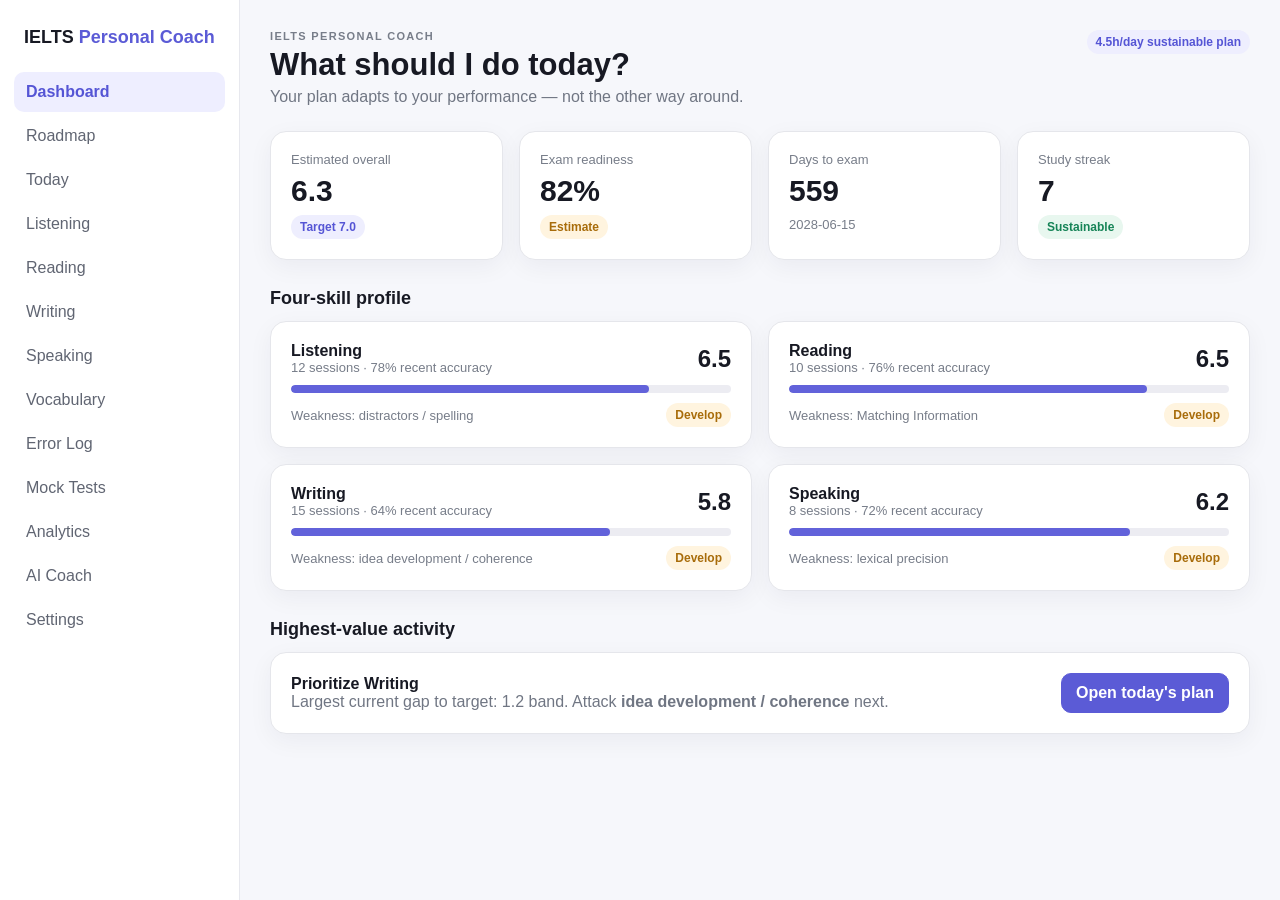
<file: index.html>
<!DOCTYPE html>
<html lang="en">
<head>
<meta charset="UTF-8">
<meta name="viewport" content="width=device-width, initial-scale=1.0">
<title>IELTS Personal Coach</title>
<style>
*{box-sizing:border-box}body{margin:0;background:#f6f7fb;color:#171923;font-family:Inter,Arial,sans-serif}
button,input,textarea,select{font:inherit}.app{min-height:100vh;display:flex}.sidebar{width:240px;background:#fff;border-right:1px solid #e7e8ee;padding:22px 14px;position:fixed;top:0;bottom:0}
.logo{font-size:18px;font-weight:800;padding:5px 10px 24px}.logo b{color:#5b5bd6}.nav{display:flex;flex-direction:column;gap:4px}.nav button{border:0;background:none;text-align:left;padding:11px 12px;border-radius:10px;color:#606572;cursor:pointer}.nav button:hover,.nav button.active{background:#eeeeff;color:#5555d5;font-weight:700}
.content{margin-left:240px;width:calc(100% - 240px);padding:30px;max-width:1500px}.header{display:flex;justify-content:space-between;align-items:flex-start;margin-bottom:25px}.kicker{font-size:11px;text-transform:uppercase;letter-spacing:.12em;color:#777d89;font-weight:800}.title{font-size:31px;font-weight:800;margin:5px 0}.subtitle{color:#707683;margin:0}.grid{display:grid;gap:16px}.four{grid-template-columns:repeat(4,1fr)}.two{grid-template-columns:repeat(2,1fr)}.three{grid-template-columns:repeat(3,1fr)}
.card{background:white;border:1px solid #e5e6eb;border-radius:16px;padding:20px;box-shadow:0 7px 24px rgba(20,25,50,.05)}.metric{font-size:30px;font-weight:800;margin:7px 0}.muted{color:#777d89;font-size:13px}.section{font-size:18px;font-weight:800;margin:28px 0 12px}.pill{display:inline-block;border-radius:99px;padding:5px 9px;background:#eeeefe;color:#5555d5;font-size:12px;font-weight:700}.pill.good{background:#e8f7ef;color:#168457}.pill.warn{background:#fff4df;color:#a86c0a}.pill.bad{background:#ffecec;color:#c74444}
.barbg{height:8px;background:#ececf2;border-radius:10px;overflow:hidden;margin:10px 0}.bar{height:100%;background:#6262da;border-radius:10px}.skillhead{display:flex;justify-content:space-between;align-items:center}.skillname{font-weight:800}.band{font-size:24px;font-weight:800}.row{display:flex;gap:10px;align-items:center}.between{justify-content:space-between}.btn{border:1px solid #dedfe6;background:white;border-radius:10px;padding:10px 14px;cursor:pointer;font-weight:700}.btn.primary{background:#5b5bd6;color:white;border-color:#5b5bd6}.btn:hover{filter:brightness(.97)}
.task{display:flex;gap:12px;align-items:center;padding:14px 0;border-bottom:1px solid #eee}.task:last-child{border-bottom:0}.check{width:24px;height:24px;border:1px solid #cfd1da;border-radius:7px;background:white;cursor:pointer}.task.done .check{background:#168457;color:#fff}.task.done .tasktext{text-decoration:line-through;color:#777d89}
.table{width:100%;border-collapse:collapse}.table th,.table td{text-align:left;border-bottom:1px solid #ececf0;padding:11px 7px;font-size:13px}.table th{color:#777d89}.input,.textarea,.select{width:100%;border:1px solid #dedfe6;border-radius:10px;padding:11px;background:white}.textarea{min-height:230px;resize:vertical}
.chart{height:210px;display:flex;align-items:flex-end;gap:12px;border-bottom:1px solid #ddd;padding:15px}.chartcol{flex:1;display:flex;flex-direction:column;align-items:center;gap:5px}.chartbar{width:70%;max-width:42px;background:#6262da;border-radius:7px 7px 0 0}
.message{padding:13px 15px;border-radius:12px;margin:9px 0;line-height:1.5}.ai{background:#f0f1f6}.me{background:#eeeeff;margin-left:15%}
@media(max-width:900px){.sidebar{width:70px}.logo{font-size:0}.logo b{font-size:18px}.nav button{font-size:0;text-align:center}.content{margin-left:70px;width:calc(100% - 70px);padding:20px}.four,.three{grid-template-columns:repeat(2,1fr)}}@media(max-width:600px){.sidebar{display:none}.content{margin-left:0;width:100%;padding:16px}.four,.three,.two{grid-template-columns:1fr}.header{display:block}}
</style>
</head>
<body>
<div class="app">
<aside class="sidebar">
<div class="logo">IELTS <b>Personal Coach</b></div>
<div class="nav" id="nav"></div>
</aside>
<main class="content" id="app"></main>
</div>
<script>
(function(){
"use strict";
var initial={
profile:{current:6.3,target:7,stretch:8,exam:"2028-06-15",hours:4.5,days:6},
skills:{
Listening:{band:6.5,target:7.5,accuracy:78,weak:"distractors / spelling",sessions:12},
Reading:{band:6.5,target:7.5,accuracy:76,weak:"Matching Information",sessions:10},
Writing:{band:5.8,target:7,accuracy:64,weak:"idea development / coherence",sessions:15},
Speaking:{band:6.2,target:7,accuracy:72,weak:"lexical precision",sessions:8}
},
tasks:[
{id:1,skill:"Listening",text:"Section 3 + distractor error analysis",mins:60,done:false},
{id:2,skill:"Reading",text:"Matching Information targeted set",mins:60,done:false},
{id:3,skill:"Writing",text:"Task 2 paragraph: Claim → Explanation → Example → Link",mins:80,done:false},
{id:4,skill:"Speaking",text:"Part 2 recording + self-review",mins:30,done:false},
{id:5,skill:"Vocabulary",text:"Review personalized collocations",mins:20,done:false}
],
vocab:[
["mitigate","/ˈmɪtɪɡeɪt/","verb","C1","7.0+","giảm nhẹ, hạn chế","Learning"],
["substantial","/səbˈstænʃəl/","adj","B2","6.5+","đáng kể","Reviewing"],
["allocate","/ˈæləkeɪt/","verb","B2","6.5+","phân bổ","Mastered"]
],
errors:[
["2026-09-11","Writing","Development","Example only","Example + mechanism + result",3],
["2026-09-10","Listening","Distractor","Initial option","Final plan",2],
["2026-09-08","Reading","Matching Information","C","E",4]
],
history:[6.0,6.1,6.15,6.2,6.25,6.3]
};
var state;
try{state=JSON.parse(localStorage.getItem("ieltsPersonalCoach"))||initial}catch(e){state=initial}
var page="Dashboard";
var pages=["Dashboard","Roadmap","Today","Listening","Reading","Writing","Speaking","Vocabulary","Error Log","Mock Tests","Analytics","AI Coach","Settings"];
function save(){try{localStorage.setItem("ieltsPersonalCoach",JSON.stringify(state))}catch(e){}}
function esc(s){return String(s).replace(/[&<>"']/g,function(c){return {"&":"&amp;","<":"&lt;",">":"&gt;",'"':"&quot;","'":"&#39;"}[c]})}
function overall(){var a=0;Object.keys(state.skills).forEach(function(k){a+=state.skills[k].band});return a/4}
function priority(){var best=null;Object.keys(state.skills).forEach(function(k){var gap=state.skills[k].target-state.skills[k].band;if(!best||gap>best.gap)best={name:k,gap:gap,data:state.skills[k]}});return best}
function days(){return Math.max(0,Math.ceil((new Date(state.profile.exam)-new Date())/86400000))}
function header(t,s){return '<div class="header"><div><div class="kicker">IELTS Personal Coach</div><div class="title">'+t+'</div><p class="subtitle">'+s+'</p></div><span class="pill">'+state.profile.hours+'h/day sustainable plan</span></div>'}
function renderNav(){document.getElementById("nav").innerHTML=pages.map(function(p){return '<button class="'+(p===page?"active":"")+'" data-page="'+p+'">'+p+'</button>'}).join("")}
function dashboard(){
var p=priority();
var skills=Object.keys(state.skills).map(function(k){var s=state.skills[k];return '<div class="card"><div class="skillhead"><div><div class="skillname">'+k+'</div><div class="muted">'+s.sessions+' sessions · '+s.accuracy+'% recent accuracy</div></div><div class="band">'+s.band.toFixed(1)+'</div></div><div class="barbg"><div class="bar" style="width:'+Math.min(100,s.band/8*100)+'%"></div></div><div class="row between"><span class="muted">Weakness: '+esc(s.weak)+'</span><span class="pill '+(s.band>=s.target?"good":"warn")+'">'+(s.band>=s.target?"On target":"Develop")+'</span></div></div>'}).join("");
return header("What should I do today?","Your plan adapts to your performance — not the other way around.")+
'<div class="grid four"><div class="card"><div class="muted">Estimated overall</div><div class="metric">'+overall().toFixed(1)+'</div><span class="pill">Target '+state.profile.target.toFixed(1)+'</span></div><div class="card"><div class="muted">Exam readiness</div><div class="metric">'+Math.round(Math.min(100,overall()/7*75+15))+'%</div><span class="pill warn">Estimate</span></div><div class="card"><div class="muted">Days to exam</div><div class="metric">'+days()+'</div><span class="muted">'+esc(state.profile.exam)+'</span></div><div class="card"><div class="muted">Study streak</div><div class="metric">7</div><span class="pill good">Sustainable</span></div></div>'+
'<div class="section">Four-skill profile</div><div class="grid two">'+skills+'</div>'+
'<div class="section">Highest-value activity</div><div class="card"><div class="row between"><div><b>Prioritize '+p.name+'</b><p class="subtitle">Largest current gap to target: '+p.gap.toFixed(1)+' band. Attack <b>'+esc(p.data.weak)+'</b> next.</p></div><button class="btn primary" id="todayBtn">Open today&#39;s plan</button></div></div>';
}
function roadmap(){return header("Personalized roadmap","A staged path from approximately 6.0–6.5 to 7.0, then 7.5–8.0.")+'<div class="grid two">'+[
["Stage 1 — Diagnosis & Foundation","Establish baseline, identify recurring errors and build sustainable routines.",true],
["Stage 2 — 6.5 → 7.0","Accuracy, vocabulary, grammar, question types, Writing development, Reading speed and Listening detail.",overall()>=6.3],
["Stage 3 — 7.0 → 7.5","Precision, complex ideas, natural collocations, coherence and difficult questions.",overall()>=7],
["Stage 4 — 7.5 → 8.0","Consistency, subtle meaning, inference, lexical control and grammatical flexibility.",overall()>=7.5]
].map(function(x){return '<div class="card"><span class="pill '+(x[2]?"good":"warn")+'">'+(x[2]?"Active":"Next")+'</span><h3>'+x[0]+'</h3><p class="subtitle">'+x[1]+'</p><div class="barbg"><div class="bar" style="width:'+(x[2]?100:18)+'%"></div></div></div>'}).join("")+'</div>'}
function today(){
var total=state.tasks.filter(function(x){return !x.done}).reduce(function(a,x){return a+x.mins},0);
return header("Today's plan",(total/60).toFixed(1)+"h remaining · workload is capped by your sustainable capacity.")+
'<div class="card"><div class="row between"><div><b>'+ (total<=state.profile.hours*60?"This plan fits your capacity.":"The plan is too long — stop after the highest-value tasks.")+'</b><p class="subtitle">A sustainable 4-hour plan is more valuable than an 8-hour plan you cannot maintain.</p></div><span class="pill '+(total<=state.profile.hours*60?"good":"warn")+'">'+total+' min</span></div></div>'+
'<div class="section">Tasks</div><div class="card">'+state.tasks.map(function(t){return '<div class="task '+(t.done?"done":"")+'"><button class="check" data-task="'+t.id+'">'+(t.done?"✓":"")+'</button><div style="flex:1"><div class="tasktext"><b>'+t.skill+'</b> — '+esc(t.text)+'</div><div class="muted">'+t.mins+' min</div></div></div>'}).join("")+'</div>';
}
function practice(skill,types){
var s=state.skills[skill];
return header(skill+" practice","Target one question type at a time. Difficulty changes from your recent accuracy.")+
'<div class="card"><div class="row" style="flex-wrap:wrap">'+types.map(function(t){return '<button class="btn" data-practice="'+skill+'" data-type="'+t+'">'+t+'</button>'}).join("")+'</div><div class="section">Current profile</div><div class="metric">'+s.band.toFixed(1)+'</div><div class="barbg"><div class="bar" style="width:'+s.accuracy+'%"></div></div><p class="subtitle">Recent accuracy '+s.accuracy+'% · Main weakness: <b>'+esc(s.weak)+'</b>.</p><button class="btn primary" data-run="'+skill+'">Run targeted 10-question set</button></div>';
}
function writing(){
return header("Writing Lab","Teach yourself to improve — the coach does not replace your essay with a Band 8 essay.")+
'<div class="grid two"><div class="card"><span class="pill">Task 2</span><h3>Prompt</h3><p>Some people believe universities should focus mainly on preparing students for employment. Others think universities should provide a broader education. Discuss both views and give your own opinion.</p><p class="subtitle">Recommended paragraph pattern: Claim → Explanation → Reason/Evidence → Example → Link.</p></div><div class="card"><textarea id="essay" class="textarea" placeholder="Write your essay or one body paragraph here..."></textarea><div class="row between" style="margin-top:10px"><span class="muted">Focus on clarity, development and natural collocations.</span><button class="btn primary" id="grade">Get coaching feedback</button></div></div></div><div id="feedback"></div>';
}
function speaking(){
return header("Speaking simulator","Natural fluency and precise vocabulary matter more than forced idioms.")+
'<div class="card"><span class="pill">Part 2</span><h2>Describe a skill you would like to learn.</h2><p class="subtitle">1 minute preparation + 2 minutes speaking.</p><div class="metric" id="clock">02:00</div><button class="btn primary" id="startTimer">Start 2-minute timer</button></div>';
}
function vocabulary(){
return header("Vocabulary","Prioritize collocations and chunks; hide words that you consistently know.")+
'<div class="row"><input class="input" id="newword" placeholder="Add a word"><button class="btn primary" id="addword">Add</button></div><div class="section">My vocabulary</div><div class="card"><table class="table"><tr><th>Word</th><th>IPA</th><th>POS</th><th>CEFR</th><th>IELTS</th><th>Vietnamese</th><th>Status</th></tr>'+state.vocab.map(function(x,i){return '<tr><td><b>'+esc(x[0])+'</b><br><span class="muted">⭐ IELTS collocations</span></td><td>'+x[1]+'</td><td>'+x[2]+'</td><td>'+x[3]+'</td><td>'+x[4]+'</td><td>'+esc(x[5])+'</td><td><button class="pill" data-vocab="'+i+'">'+x[6]+'</button></td></tr>'}).join("")+'</table></div>';
}
function errors(){return header("My Errors","Every repeated mistake should become a targeted learning action.")+'<div class="grid three"><div class="card"><div class="muted">Logged errors</div><div class="metric">'+state.errors.length+'</div></div><div class="card"><div class="muted">Repeated</div><div class="metric">'+state.errors.filter(function(x){return x[5]>1}).length+'</div></div><div class="card"><div class="muted">Top recurring</div><div class="metric">Matching Info</div></div></div><div class="section">Error log</div><div class="card"><table class="table"><tr><th>Date</th><th>Skill</th><th>Error</th><th>My answer</th><th>Correct</th><th>Times</th></tr>'+state.errors.map(function(x){return '<tr><td>'+x[0]+'</td><td>'+x[1]+'</td><td><b>'+x[2]+'</b></td><td>'+esc(x[3])+'</td><td>'+esc(x[4])+'</td><td>'+x[5]+'</td></tr>'}).join("")+'</table></div>'}
function analytics(){return header("Analytics","Trends are more useful than isolated scores.")+'<div class="grid four">'+Object.keys(state.skills).map(function(k){return '<div class="card"><div class="muted">'+k+'</div><div class="metric">'+state.skills[k].band.toFixed(1)+'</div><span class="pill">Target '+state.skills[k].target+'</span></div>'}).join("")+'</div><div class="section">Overall trend</div><div class="card"><div class="chart">'+state.history.map(function(x){return '<div class="chartcol"><span class="muted">'+x.toFixed(1)+'</span><div class="chartbar" style="height:'+Math.max(25,(x-5)*55)+'px"></div></div>'}).join("")+'</div></div>'}
function mocks(){return header("Mock Tests","Use repeated timed evidence to estimate readiness.")+'<div class="card"><h3>Full IELTS simulation</h3><p class="subtitle">Listening → Reading → Writing → Speaking.</p><button class="btn primary" id="mock">Record a mock result</button></div>'}
function coach(){return header("AI Coach","The production version should connect this interface to a secure AI backend.")+'<div class="card"><div id="messages"><div class="message ai">Your current estimate is '+overall().toFixed(1)+'. Your largest gap is '+priority().name+' — '+esc(priority().data.weak)+'. Ask me why you are stuck, what to study today, or how to improve a specific mistake.</div></div><div class="row"><input class="input" id="question" placeholder="Ask your coach..."><button class="btn primary" id="ask">Ask</button></div></div>'}
function settings(){
var p=state.profile;
return header("Settings","These values control the personalized planning engine.")+'<div class="card"><div class="grid two"><label class="muted">Current estimate<input class="input" id="cur" type="number" step=".1" value="'+p.current+'"></label><label class="muted">Target<input class="input" id="tar" type="number" step=".1" value="'+p.target+'"></label><label class="muted">Stretch target<input class="input" id="str" type="number" step=".1" value="'+p.stretch+'"></label><label class="muted">Exam date<input class="input" id="exam" type="date" value="'+p.exam+'"></label><label class="muted">Daily sustainable hours<input class="input" id="hrs" type="number" step=".5" value="'+p.hours+'"></label><label class="muted">Study days/week<input class="input" id="days" type="number" min="1" max="7" value="'+p.days+'"></label></div><button class="btn primary" id="saveSettings" style="margin-top:16px">Save profile</button><button class="btn" id="reset" style="margin-left:8px">Reset demo data</button></div>'}
function render(){
var el=document.getElementById("app"),out="";
if(page==="Dashboard")out=dashboard();
else if(page==="Roadmap")out=roadmap();
else if(page==="Today")out=today();
else if(page==="Listening")out=practice("Listening",["Spelling","Numbers","Multiple Choice","Form Completion","Distractors"]);
else if(page==="Reading")out=practice("Reading",["Matching Headings","T/F/NG","Matching Information","Multiple Choice","Sentence Completion"]);
else if(page==="Writing")out=writing();
else if(page==="Speaking")out=speaking();
else if(page==="Vocabulary")out=vocabulary();
else if(page==="Error Log")out=errors();
else if(page==="Mock Tests")out=mocks();
else if(page==="Analytics")out=analytics();
else if(page==="AI Coach")out=coach();
else if(page==="Settings")out=settings();
el.innerHTML=out;
bind();
}
function bind(){
document.querySelectorAll("[data-page]").forEach(function(b){b.onclick=function(){page=b.getAttribute("data-page");renderNav();render()}})
document.querySelectorAll("[data-task]").forEach(function(b){b.onclick=function(){var id=+b.getAttribute("data-task");state.tasks.forEach(function(t){if(t.id===id)t.done=!t.done});save();render()}})
var x=document.getElementById("todayBtn");if(x)x.onclick=function(){page="Today";renderNav();render()};
document.querySelectorAll("[data-run]").forEach(function(b){b.onclick=function(){var k=b.getAttribute("data-run"),s=state.skills[k],score=Math.floor(55+Math.random()*40);s.accuracy=Math.round(s.accuracy*.7+score*.3);s.sessions++;if(score>=85)s.band=Math.min(8,s.band+.05);if(score<55)s.band=Math.max(4,s.band-.03);state.history.push(+overall().toFixed(2));state.history=state.history.slice(-12);save();alert(k+" targeted set: "+score+"%. Result saved and difficulty will adapt.");render()}})
var g=document.getElementById("grade");if(g)g.onclick=function(){var text=document.getElementById("essay").value.trim(),n=text?text.split(/\s+/).length:0;document.getElementById("feedback").innerHTML='<div class="section">Coach feedback</div><div class="card"><h3>'+n+' words</h3><p>'+(n<80?"Your response is too short to show sustained development.":"Good starting point. Strengthen each major claim by explaining the mechanism before giving the example.")+'</p><table class="table"><tr><th>Criterion</th><th>Next action</th></tr><tr><td>Task Response</td><td>Answer every part and develop each main idea.</td></tr><tr><td>Coherence</td><td>Give each paragraph a clear role.</td></tr><tr><td>Lexical Resource</td><td>Use precise collocations rather than forced advanced vocabulary.</td></tr><tr><td>Grammar</td><td>Combine accurate simple structures with controlled complex ones.</td></tr></table><p class="muted">Reusable pattern: Claim → Why/how → Example → Result/link.</p></div>'};
var aw=document.getElementById("addword");if(aw)aw.onclick=function(){var q=document.getElementById("newword").value.trim();if(q){state.vocab.unshift([q,"—","—","To assess","To assess","Add meaning","New"]);save();render()}};
document.querySelectorAll("[data-vocab]").forEach(function(b){b.onclick=function(){var i=+b.getAttribute("data-vocab"),a=["New","Learning","Reviewing","Mastered"],v=state.vocab[i],n=a.indexOf(v[6]);v[6]=a[(n+1)%a.length];save();render()}});
var sm=document.getElementById("saveSettings");if(sm)sm.onclick=function(){state.profile.current=+document.getElementById("cur").value;state.profile.target=+document.getElementById("tar").value;state.profile.stretch=+document.getElementById("str").value;state.profile.exam=document.getElementById("exam").value;state.profile.hours=+document.getElementById("hrs").value;state.profile.days=+document.getElementById("days").value;save();alert("Profile saved.");render()};
var rs=document.getElementById("reset");if(rs)rs.onclick=function(){if(confirm("Reset demo data?")){state=JSON.parse(JSON.stringify(initial));save();render()}};
var mock=document.getElementById("mock");if(mock)mock.onclick=function(){Object.keys(state.skills).forEach(function(k){state.skills[k].sessions++;state.skills[k].accuracy=Math.min(95,state.skills[k].accuracy+3)});state.history.push(+overall().toFixed(2));save();alert("Mock result recorded.");render()};
var ask=document.getElementById("ask");if(ask)ask.onclick=function(){var q=document.getElementById("question").value.trim();if(!q)return;var p=priority();document.getElementById("messages").innerHTML+='<div class="message me">'+esc(q)+'</div><div class="message ai">Based on your data, I would prioritize '+p.name+' next, especially '+esc(p.data.weak)+'. Keep the session focused and sustainable instead of adding more hours.</div>';document.getElementById("question").value=""};
}
renderNav();render();
})();
</script>
</body>
</html>
</file>
